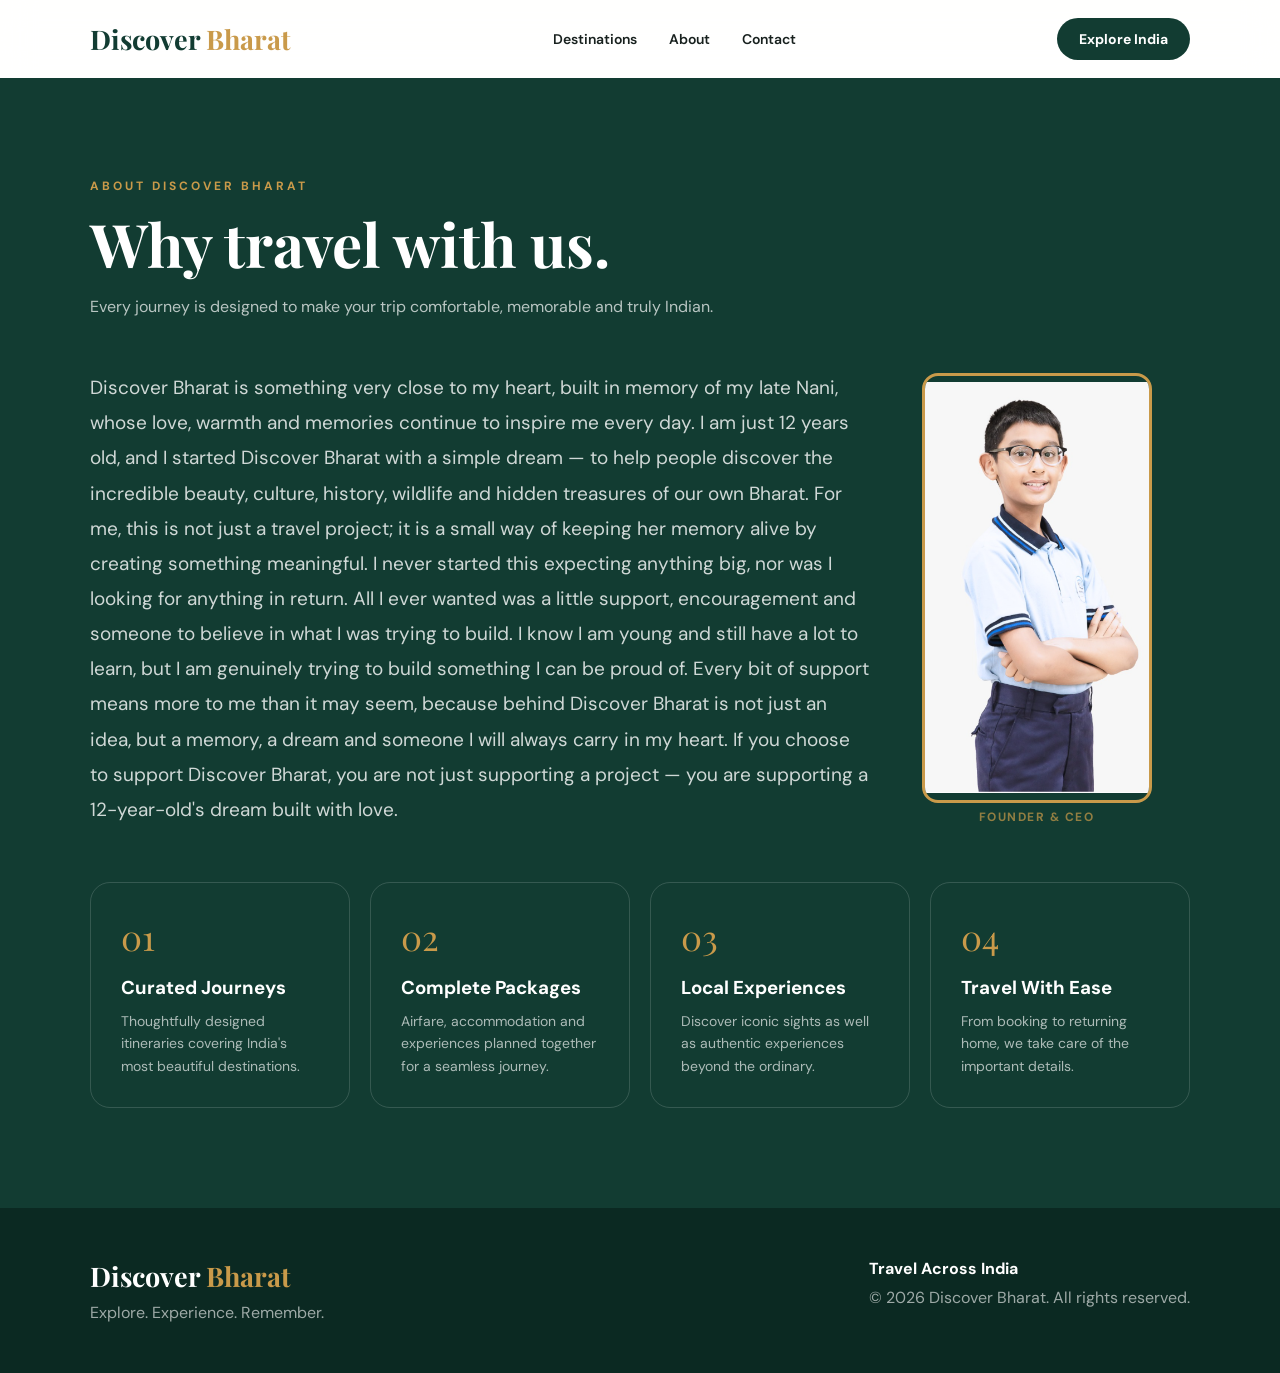
<file: about.html>
<!DOCTYPE html>
<html lang="en">
<head>
<meta charset="UTF-8">
<meta name="viewport" content="width=device-width, initial-scale=1.0">
<title>About | Discover Bharat</title>
<link rel="preconnect" href="https://fonts.googleapis.com">
<link rel="preconnect" href="https://fonts.gstatic.com" crossorigin>
<link href="https://fonts.googleapis.com/css2?family=DM+Sans:wght@400;500;600;700&family=Playfair+Display:wght@500;600;700&display=swap" rel="stylesheet">
<link rel="stylesheet" href="styles.css">
</head>

<body>

<!-- =========================================
     NAVIGATION
========================================= -->
<nav>
<a href="index.html" class="logo">Discover <span>Bharat</span></a>

<ul class="nav-links" id="navLinks">
<li><a href="index.html#destinations">Destinations</a></li>
<li><a href="about.html">About</a></li>
<li><a href="contact.html">Contact</a></li>
</ul>

<a href="index.html#destinations" class="nav-button">Explore India</a>

<button class="nav-toggle" id="navToggle" aria-label="Toggle menu" aria-expanded="false">
<span></span><span></span><span></span>
</button>
</nav>

<!-- =========================================
     ABOUT
========================================= -->
<section class="section about-section page-top" id="about">
<div class="section-heading">
<div class="eyebrow">About Discover Bharat</div>
<h2>Why travel with us.</h2>
<p>Every journey is designed to make your trip comfortable, memorable and truly Indian.</p>
</div>

<style>
.about-intro {
    display: flex;
    align-items: center;
    gap: 42px;
    width: calc(100% + 292px);
}

.about-intro > p {
    flex: 0 0 100%;
    width: 100%;
    margin: 0;
}

.about-founder {
    flex: 0 0 250px;
    display: flex;
    flex-direction: column;
    align-items: center;
    justify-content: center;
}

.about-founder .about-avatar {
    display: block;
    width: 230px;
    height: 430px;
    object-fit: contain;
    object-position: center;
}

.about-founder .about-role {
    margin-top: 6px;
    font-size: 12px;
    opacity: 0.7;
}

@media (max-width: 768px) {
    .about-intro {
        width: 100%;
        flex-direction: column;
        gap: 28px;
    }

    .about-intro > p {
        flex: none;
        width: 100%;
    }

    .about-founder {
        order: 2;
    }

    .about-founder .about-avatar {
        width: 210px;
        height: 390px;
    }
}
</style>

<div class="about-intro">
<p>Discover Bharat is something very close to my heart, built in memory of my late Nani, whose love, warmth and memories continue to inspire me every day. I am just 12 years old, and I started Discover Bharat with a simple dream — to help people discover the incredible beauty, culture, history, wildlife and hidden treasures of our own Bharat. For me, this is not just a travel project; it is a small way of keeping her memory alive by creating something meaningful. I never started this expecting anything big, nor was I looking for anything in return. All I ever wanted was a little support, encouragement and someone to believe in what I was trying to build. I know I am young and still have a lot to learn, but I am genuinely trying to build something I can be proud of. Every bit of support means more to me than it may seem, because behind Discover Bharat is not just an idea, but a memory, a dream and someone I will always carry in my heart. If you choose to support Discover Bharat, you are not just supporting a project — you are supporting a 12-year-old's dream built with love.</p>

<div class="about-founder">
<img src="rishit-photo.png" alt="Rishit, founder of Discover Bharat" class="about-avatar">
<div class="about-role">Founder &amp; CEO</div>
</div>
</div>

<div class="features">
<div class="feature reveal"><div class="feature-number">01</div><h3>Curated Journeys</h3><p>Thoughtfully designed itineraries covering India's most beautiful destinations.</p></div>
<div class="feature reveal"><div class="feature-number">02</div><h3>Complete Packages</h3><p>Airfare, accommodation and experiences planned together for a seamless journey.</p></div>
<div class="feature reveal"><div class="feature-number">03</div><h3>Local Experiences</h3><p>Discover iconic sights as well as authentic experiences beyond the ordinary.</p></div>
<div class="feature reveal"><div class="feature-number">04</div><h3>Travel With Ease</h3><p>From booking to returning home, we take care of the important details.</p></div>
</div>
</section>

<!-- =========================================
     FOOTER
========================================= -->
<footer>
<div>
<h2 class="logo" style="color:white;">Discover <span>Bharat</span></h2>
<p>Explore. Experience. Remember.</p>
</div>
<div>
<strong>Travel Across India</strong>
<p>© 2026 Discover Bharat. All rights reserved.</p>
</div>
</footer>

<script src="common.js"></script>
</body>
</html>
</file>
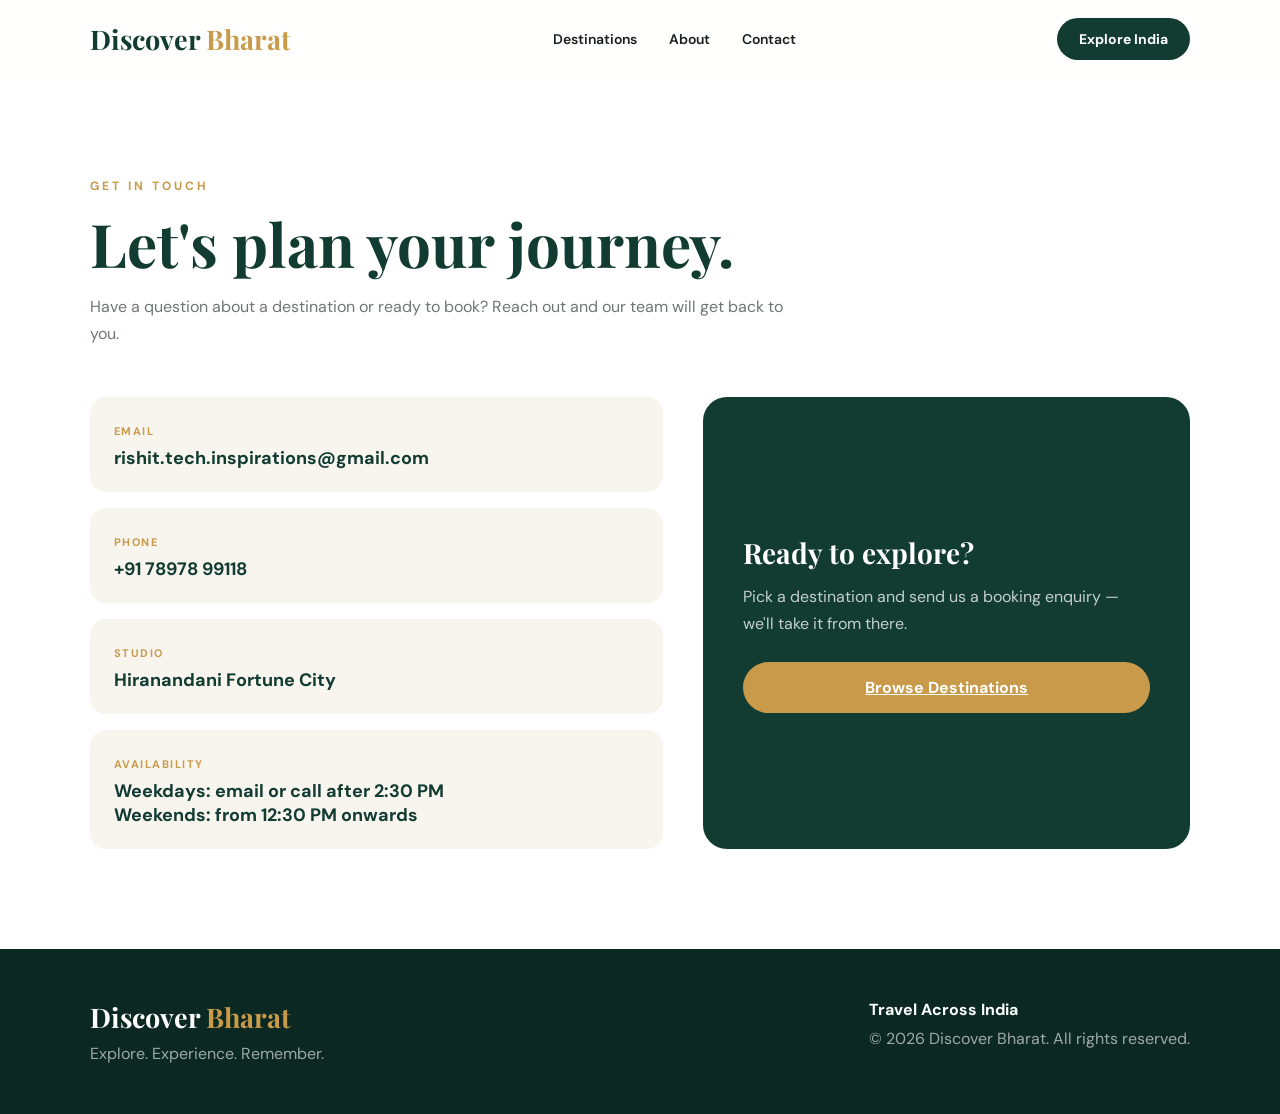
<file: contact.html>
<!DOCTYPE html>
<html lang="en">
<head>
<meta charset="UTF-8">
<meta name="viewport" content="width=device-width, initial-scale=1.0">
<title>Contact | Discover Bharat</title>
<link rel="preconnect" href="https://fonts.googleapis.com">
<link rel="preconnect" href="https://fonts.gstatic.com" crossorigin>
<link href="https://fonts.googleapis.com/css2?family=DM+Sans:wght@400;500;600;700&family=Playfair+Display:wght@500;600;700&display=swap" rel="stylesheet">
<link rel="stylesheet" href="styles.css">
</head>

<body>

<!-- =========================================
     NAVIGATION
========================================= -->
<nav>
<a href="index.html" class="logo">Discover <span>Bharat</span></a>

<ul class="nav-links" id="navLinks">
<li><a href="index.html#destinations">Destinations</a></li>
<li><a href="about.html">About</a></li>
<li><a href="contact.html">Contact</a></li>
</ul>

<a href="index.html#destinations" class="nav-button">Explore India</a>

<button class="nav-toggle" id="navToggle" aria-label="Toggle menu" aria-expanded="false">
<span></span><span></span><span></span>
</button>
</nav>

<!-- =========================================
     CONTACT
========================================= -->
<section class="section contact-section page-top" id="contact">
<div class="section-heading">
<div class="eyebrow">Get In Touch</div>
<h2>Let's plan your journey.</h2>
<p>Have a question about a destination or ready to book? Reach out and our team will get back to you.</p>
</div>

<div class="contact-grid">
<div class="contact-info-list">
<div class="contact-info-item"><small>Email</small><strong>rishit.tech.inspirations@gmail.com</strong></div>
<div class="contact-info-item"><small>Phone</small><strong>+91 78978 99118</strong></div>
<div class="contact-info-item"><small>Studio</small><strong>Hiranandani Fortune City</strong></div>
<div class="contact-info-item"><small>Availability</small><strong>Weekdays: email or call after 2:30 PM<br>Weekends: from 12:30 PM onwards</strong></div>
</div>

<div class="contact-cta">
<h3>Ready to explore?</h3>
<p>Pick a destination and send us a booking enquiry — we'll take it from there.</p>
<a href="index.html#destinations" class="btn-primary" style="text-align:center;">Browse Destinations</a>
</div>
</div>
</section>

<!-- =========================================
     FOOTER
========================================= -->
<footer>
<div>
<h2 class="logo" style="color:white;">Discover <span>Bharat</span></h2>
<p>Explore. Experience. Remember.</p>
</div>
<div>
<strong>Travel Across India</strong>
<p>© 2026 Discover Bharat. All rights reserved.</p>
</div>
</footer>

<script src="common.js"></script>
</body>
</html>
</file>
<file: styles.css>
/* =========================================
   GLOBAL
========================================= */
:root {
    --green: #123c32;
    --green-light: #1d5b49;
    --gold: #c99a4a;
    --cream: #f8f5ef;
    --white: #ffffff;
    --dark: #18211e;
    --muted: #6f7773;
    --shadow: 0 20px 60px rgba(18, 60, 50, 0.12);
}

* {
    margin: 0;
    padding: 0;
    box-sizing: border-box;
}

html {
    scroll-behavior: smooth;
}

body {
    font-family: "DM Sans", sans-serif;
    background: var(--cream);
    color: var(--dark);
}

/* =========================================
   NAVBAR
========================================= */
nav {
    position: fixed;
    top: 0;
    left: 0;
    right: 0;
    z-index: 1000;
    height: 78px;
    display: flex;
    align-items: center;
    justify-content: space-between;
    padding: 0 7%;
    background: rgba(255,255,255,0.94);
    backdrop-filter: blur(16px);
    border-bottom: 1px solid transparent;
    transition: box-shadow 0.3s ease, border-color 0.3s ease;
}

nav.scrolled {
    box-shadow: 0 8px 30px rgba(18,60,50,0.08);
    border-bottom-color: rgba(0,0,0,0.06);
}

:focus-visible {
    outline: 2px solid var(--gold);
    outline-offset: 3px;
}

@media (prefers-reduced-motion: reduce) {
    * {
        animation-duration: 0.001ms !important;
        transition-duration: 0.001ms !important;
    }
}

/* =========================================
   SCROLL REVEAL
========================================= */
.reveal {
    opacity: 0;
    transform: translateY(28px);
    transition: opacity 0.7s ease, transform 0.7s ease;
}

.reveal.in-view {
    opacity: 1;
    transform: translateY(0);
}

.logo {
    font-family: "Playfair Display", serif;
    font-size: 27px;
    font-weight: 700;
    color: var(--green);
    text-decoration: none;
}

.logo span {
    color: var(--gold);
}

.nav-links {
    display: flex;
    gap: 32px;
    list-style: none;
}

.nav-links a {
    text-decoration: none;
    color: var(--dark);
    font-weight: 600;
    font-size: 14px;
}

.nav-button {
    background: var(--green);
    color: white;
    padding: 12px 22px;
    border-radius: 30px;
    text-decoration: none;
    font-size: 14px;
    font-weight: 700;
    transition: background 0.25s ease;
}

.nav-button:hover {
    background: var(--green-light);
}

.nav-toggle {
    display: none;
    flex-direction: column;
    gap: 5px;
    background: none;
    border: none;
    cursor: pointer;
    padding: 6px;
}

.nav-toggle span {
    width: 24px;
    height: 2px;
    background: var(--green);
    border-radius: 2px;
    transition: 0.25s ease;
}

/* =========================================
   HERO
========================================= */
.hero {
    min-height: 95vh;
    margin-top: 78px;
    position: relative;
    display: flex;
    align-items: center;
    padding: 80px 7%;
    overflow: hidden;
    background:
        linear-gradient(
            90deg,
            rgba(7,28,23,0.88),
            rgba(7,28,23,0.25)
        ),
        url("https://images.unsplash.com/photo-1524492412937-b28074a5d7da?auto=format&fit=crop&w=2000&q=90")
        center/cover;
}

.hero-content {
    max-width: 720px;
    color: white;
}

.hero-tag {
    display: inline-block;
    padding: 9px 18px;
    border: 1px solid rgba(255,255,255,0.5);
    border-radius: 30px;
    font-size: 13px;
    margin-bottom: 25px;
}

.hero h1 {
    font-family: "Playfair Display", serif;
    font-size: clamp(50px, 7vw, 92px);
    line-height: 1.02;
    margin-bottom: 25px;
}

.hero h1 span {
    color: #e0b45f;
}

.hero p {
    max-width: 580px;
    font-size: 18px;
    line-height: 1.7;
    color: rgba(255,255,255,0.85);
}

.hero-buttons {
    margin-top: 35px;
    display: flex;
    gap: 15px;
    flex-wrap: wrap;
}

.btn-primary {
    background: var(--gold);
    color: white;
    border: none;
    padding: 15px 28px;
    border-radius: 30px;
    font-weight: 700;
    cursor: pointer;
    transition: transform 0.25s ease, box-shadow 0.25s ease;
    display: inline-block;
}

.btn-primary:hover {
    transform: translateY(-3px);
    box-shadow: 0 14px 30px rgba(201,154,74,0.4);
}

.btn-outline {
    color: white;
    border: 1px solid rgba(255,255,255,0.6);
    padding: 14px 27px;
    border-radius: 30px;
    text-decoration: none;
    font-weight: 600;
    transition: 0.25s ease;
    display: inline-block;
}

.btn-outline:hover {
    background: rgba(255,255,255,0.12);
    border-color: white;
}

/* =========================================
   SECTIONS
========================================= */
.section {
    padding: 100px 7%;
}

.section-heading {
    max-width: 700px;
    margin-bottom: 50px;
}

.eyebrow {
    text-transform: uppercase;
    letter-spacing: 3px;
    color: var(--gold);
    font-size: 12px;
    font-weight: 700;
    margin-bottom: 15px;
}

.section-heading h2 {
    font-family: "Playfair Display", serif;
    font-size: clamp(36px, 5vw, 60px);
    color: var(--green);
    line-height: 1.15;
}

.section-heading p {
    color: var(--muted);
    margin-top: 15px;
    line-height: 1.7;
}

/* =========================================
   DESTINATION GRID
========================================= */
.filter-bar {
    display: flex;
    flex-wrap: wrap;
    gap: 12px;
    margin-bottom: 35px;
}

.filter-btn {
    background: var(--white);
    color: var(--green);
    border: 1.5px solid #e6e2d8;
    padding: 10px 22px;
    border-radius: 30px;
    font-weight: 600;
    font-size: 14px;
    cursor: pointer;
    font-family: inherit;
    transition: 0.25s ease;
}

.filter-btn:hover {
    border-color: var(--gold);
}

.filter-btn.active {
    background: var(--green);
    border-color: var(--green);
    color: white;
}

.destination-grid {
    display: grid;
    grid-template-columns: repeat(3, 1fr);
    gap: 25px;
}

.destination-card {
    background: white;
    border-radius: 24px;
    overflow: hidden;
    box-shadow: var(--shadow);
    transition: 0.35s ease;
    cursor: pointer;
}

.destination-card:hover {
    transform: translateY(-8px);
    box-shadow: 0 25px 70px rgba(18,60,50,0.18);
}

.destination-image {
    height: 260px;
    position: relative;
    overflow: hidden;
    background: #e8ebe7;
}

.destination-image img {
    width: 100%;
    height: 100%;
    object-fit: cover;
    display: block;
    transition: 0.6s ease;
}

.destination-card:hover img {
    transform: scale(1.07);
}

.destination-image::after {
    content: "";
    position: absolute;
    inset: 0;
    background: linear-gradient(transparent 55%, rgba(11,41,34,0.55));
    pointer-events: none;
}

.style-badge {
    position: absolute;
    top: 16px;
    left: 16px;
    z-index: 2;
    background: rgba(255,255,255,0.92);
    color: var(--green);
    font-size: 11px;
    font-weight: 700;
    letter-spacing: 0.5px;
    text-transform: uppercase;
    padding: 7px 14px;
    border-radius: 30px;
}

.destination-info {
    padding: 25px;
}

.destination-info h3 {
    font-family: "Playfair Display", serif;
    color: var(--green);
    font-size: 25px;
    margin-bottom: 8px;
}

.destination-info p {
    color: var(--muted);
    font-size: 14px;
    line-height: 1.6;
    min-height: 45px;
}

.card-bottom {
    display: flex;
    align-items: center;
    justify-content: space-between;
    margin-top: 20px;
}

.price {
    color: var(--green);
    font-weight: 700;
}

.view-btn {
    background: var(--green);
    color: white;
    border: none;
    padding: 10px 18px;
    border-radius: 20px;
    cursor: pointer;
    font-weight: 600;
    transition: background 0.25s ease;
}

.view-btn:hover {
    background: var(--green-light);
}

/* =========================================
   ITINERARY MODAL
========================================= */
.modal {
    display: none;
    position: fixed;
    z-index: 2000;
    inset: 0;
    background: rgba(0,0,0,0.7);
    overflow-y: auto;
    padding: 40px 20px;
}

.modal.active {
    display: block;
}

.modal-content {
    max-width: 950px;
    margin: auto;
    background: white;
    border-radius: 28px;
    overflow: hidden;
    animation: modalOpen 0.3s ease;
}

@keyframes modalOpen {
    from {
        transform: translateY(30px);
        opacity: 0;
    }
    to {
        transform: translateY(0);
        opacity: 1;
    }
}

.modal-header {
    height: 330px;
    position: relative;
    color: white;
    display: flex;
    align-items: end;
    padding: 40px;
    background-size: cover;
    background-position: center;
}

.modal-header::before {
    content: "";
    position: absolute;
    inset: 0;
    background: linear-gradient(
        transparent,
        rgba(0,0,0,0.75)
    );
}

.modal-title {
    position: relative;
    z-index: 1;
}

.modal-title h2 {
    font-family: "Playfair Display", serif;
    font-size: 48px;
}

.close {
    position: absolute;
    top: 20px;
    right: 25px;
    z-index: 3;
    width: 42px;
    height: 42px;
    border: none;
    border-radius: 50%;
    background: rgba(255,255,255,0.2);
    color: white;
    font-size: 25px;
    cursor: pointer;
}

.modal-body {
    padding: 40px;
}

.trip-meta {
    display: grid;
    grid-template-columns: repeat(3, 1fr);
    gap: 15px;
    margin-bottom: 40px;
}

.meta-box {
    background: var(--cream);
    padding: 18px;
    border-radius: 15px;
}

.meta-box small {
    color: var(--muted);
}

.meta-box strong {
    display: block;
    color: var(--green);
    margin-top: 5px;
}

.itinerary-day {
    border-left: 2px solid var(--gold);
    padding-left: 25px;
    margin-bottom: 25px;
}

.itinerary-day h4 {
    color: var(--green);
    font-size: 19px;
    margin-bottom: 8px;
}

.itinerary-day p {
    color: var(--muted);
    line-height: 1.7;
}

.pricing-tiers {
    display: grid;
    grid-template-columns: repeat(3, 1fr);
    gap: 15px;
    margin-bottom: 30px;
}

.tier-card {
    border: 2px solid #e6e2d8;
    border-radius: 15px;
    padding: 18px 15px;
    text-align: center;
    cursor: pointer;
    transition: 0.25s ease;
}

.tier-card:hover {
    border-color: var(--gold);
}

.tier-card.active {
    border-color: var(--green);
    background: var(--cream);
}

.tier-name {
    display: block;
    font-weight: 700;
    color: var(--green);
    font-size: 14px;
    margin-bottom: 8px;
}

.tier-price {
    display: block;
    font-family: "Playfair Display", serif;
    font-size: 20px;
    color: var(--dark);
}

.book-now {
    margin-top: 30px;
    width: 100%;
    padding: 17px;
    background: var(--green);
    color: white;
    border: none;
    border-radius: 30px;
    font-size: 16px;
    font-weight: 700;
    cursor: pointer;
}

/* =========================================
   BOOKING MODAL
========================================= */
.booking-modal {
    display: none;
    position: fixed;
    inset: 0;
    z-index: 3000;
    background: rgba(0,0,0,0.75);
    padding: 30px;
    overflow-y: auto;
}

.booking-modal.active {
    display: flex;
    align-items: center;
    justify-content: center;
}

.booking-box {
    background: white;
    width: 100%;
    max-width: 650px;
    padding: 45px;
    border-radius: 25px;
    position: relative;
}

.booking-box h2 {
    font-family: "Playfair Display", serif;
    color: var(--green);
    font-size: 38px;
}

.booking-box > p {
    color: var(--muted);
    margin: 8px 0 25px;
}

.booking-close {
    position: absolute;
    right: 25px;
    top: 20px;
    border: none;
    background: none;
    font-size: 28px;
    cursor: pointer;
}

.form-grid {
    display: grid;
    grid-template-columns: 1fr 1fr;
    gap: 15px;
}

.form-group {
    margin-bottom: 15px;
}

.form-group.full {
    grid-column: 1 / -1;
}

.form-group label {
    display: block;
    font-size: 13px;
    font-weight: 700;
    margin-bottom: 7px;
    color: var(--green);
}

.form-group input,
.form-group select,
.form-group textarea {
    width: 100%;
    padding: 13px 15px;
    border: 1px solid #ddd;
    border-radius: 10px;
    font-family: inherit;
    outline: none;
}

.form-group textarea {
    height: 90px;
    resize: none;
}

.submit-booking {
    width: 100%;
    padding: 15px;
    border: none;
    background: var(--gold);
    color: white;
    border-radius: 30px;
    font-weight: 700;
    font-size: 16px;
    cursor: pointer;
    margin-top: 10px;
}

.thank-you-box {
    text-align: center;
}

.thank-you-icon {
    width: 60px;
    height: 60px;
    margin: 0 auto 20px;
    border-radius: 50%;
    background: var(--green);
    color: white;
    font-size: 28px;
    display: flex;
    align-items: center;
    justify-content: center;
}

.thank-you-box p {
    color: var(--muted);
    line-height: 1.7;
    margin: 10px 0 25px;
}

.thank-you-box p a {
    color: var(--green);
    font-weight: 700;
}

/* =========================================
   ABOUT
========================================= */
.page-top {
    margin-top: 78px;
}

.about-section {
    background: var(--green);
    color: white;
}

.about-section .section-heading h2 {
    color: white;
}

.about-section .section-heading p {
    color: rgba(255,255,255,0.7);
}

.about-intro {
    max-width: 780px;
    margin-bottom: 55px;
    display: flex;
    gap: 22px;
    align-items: flex-start;
}

.about-avatar {
    flex-shrink: 0;
    width: 130px;
    height: 190px;
    border-radius: 16px;
    object-fit: cover;
    object-position: top;
    border: 3px solid var(--gold);
}

.about-role {
    text-align: center;
    margin-top: 10px;
    font-size: 12px;
    font-weight: 700;
    letter-spacing: 1.5px;
    text-transform: uppercase;
    color: var(--gold);
}

.about-intro p {
    color: rgba(255,255,255,0.8);
    line-height: 1.85;
    font-size: 19px;
}

.about-intro p strong {
    color: white;
}

/* =========================================
   CONTACT (distinct slide from About + Footer)
========================================= */
.contact-section {
    background: var(--white);
}

.contact-grid {
    display: grid;
    grid-template-columns: 1fr 0.85fr;
    gap: 40px;
    align-items: stretch;
}

.contact-info-list {
    display: flex;
    flex-direction: column;
    gap: 16px;
}

.contact-info-item {
    padding: 22px 24px;
    background: var(--cream);
    border-radius: 16px;
}

.contact-info-item small {
    color: var(--gold);
    text-transform: uppercase;
    letter-spacing: 1.5px;
    font-size: 11px;
    font-weight: 700;
}

.contact-info-item strong {
    display: block;
    color: var(--green);
    font-size: 18px;
    margin-top: 6px;
}

.contact-cta {
    background: var(--green);
    color: white;
    border-radius: 24px;
    padding: 40px;
    display: flex;
    flex-direction: column;
    justify-content: center;
}

.contact-cta h3 {
    font-family: "Playfair Display", serif;
    font-size: 28px;
    margin-bottom: 12px;
}

.contact-cta p {
    color: rgba(255,255,255,0.75);
    line-height: 1.7;
    margin-bottom: 25px;
}

.features {
    display: grid;
    grid-template-columns: repeat(4,1fr);
    gap: 20px;
}

.feature {
    padding: 30px;
    border: 1px solid rgba(255,255,255,0.15);
    border-radius: 20px;
}

.feature-number {
    font-family: "Playfair Display", serif;
    color: var(--gold);
    font-size: 35px;
}

.feature h3 {
    margin: 15px 0 10px;
}

.feature p {
    color: rgba(255,255,255,0.65);
    line-height: 1.6;
    font-size: 14px;
}

/* =========================================
   FOOTER
========================================= */
footer {
    background: #0b2922;
    color: white;
    padding: 50px 7%;
    display: flex;
    justify-content: space-between;
    gap: 30px;
    flex-wrap: wrap;
}

footer p {
    color: rgba(255,255,255,0.6);
    margin-top: 8px;
}

/* =========================================
   RESPONSIVE
========================================= */
@media(max-width: 900px) {
    .destination-grid {
        grid-template-columns: repeat(2,1fr);
    }

    .features {
        grid-template-columns: repeat(2,1fr);
    }

    .nav-toggle {
        display: flex;
    }

    .nav-links {
        position: absolute;
        top: 78px;
        left: 0;
        right: 0;
        flex-direction: column;
        background: var(--white);
        padding: 20px 7%;
        gap: 18px;
        border-bottom: 1px solid rgba(0,0,0,0.06);
        display: none;
    }

    .nav-links.open {
        display: flex;
    }

    .nav-button {
        display: none;
    }
}

@media(max-width: 600px) {
    .contact-grid {
        grid-template-columns: 1fr;
    }

    .about-intro {
        flex-direction: column;
    }

    .destination-grid {
        grid-template-columns: 1fr;
    }

    .features {
        grid-template-columns: 1fr;
    }

    .trip-meta {
        grid-template-columns: 1fr;
    }

    .pricing-tiers {
        grid-template-columns: 1fr;
    }

    .form-grid {
        grid-template-columns: 1fr;
    }

    .form-group.full {
        grid-column: auto;
    }

    .modal-body {
        padding: 25px;
    }

    .modal-title h2 {
        font-size: 36px;
    }

    .booking-box {
        padding: 30px 20px;
    }
}
</file>
